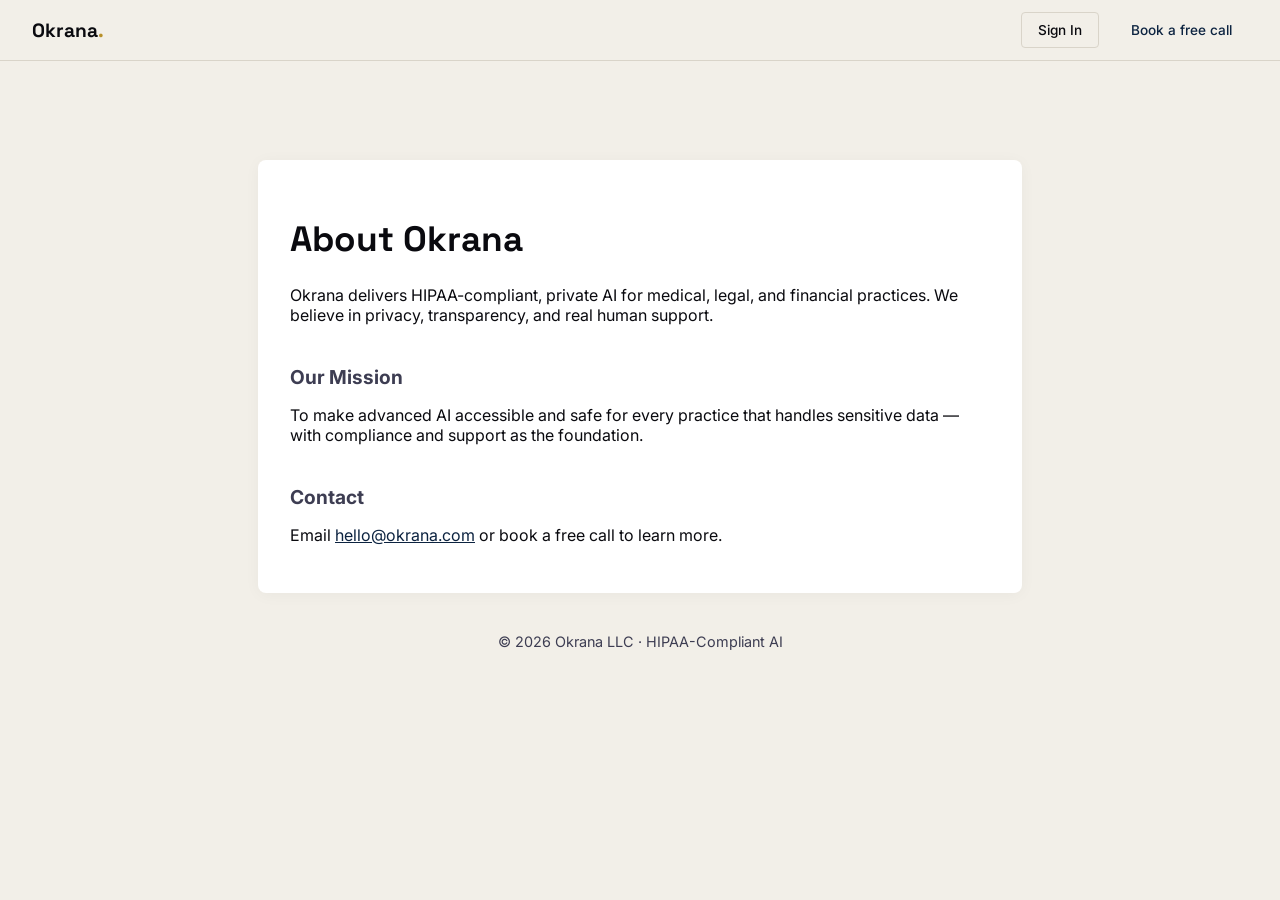
<file: about.html>
<!DOCTYPE html>
<html lang="en">
<head>
  <meta charset="UTF-8"/>
  <meta name="viewport" content="width=device-width,initial-scale=1.0"/>
  <title>About — Okrana</title>
  <link rel="icon" type="image/svg+xml" href="/favicon.svg"/>
  <link href="https://fonts.googleapis.com/css2?family=Space+Grotesk:wght@400;700&family=Inter:wght@300;400;500&display=swap" rel="stylesheet"/>
  <style>body{font-family:'Inter',sans-serif;background:#F2EFE8;color:#0A0A0F;margin:0;padding-top:60px;}main{max-width:700px;margin:100px auto 40px;padding:2rem;background:#fff;border-radius:8px;box-shadow:0 2px 16px rgba(0,0,0,0.04);}h1{font-family:'Space Grotesk',sans-serif;font-size:2.2rem;margin-bottom:1.5rem;}h2{margin-top:2.5rem;font-size:1.2rem;color:#3D3D52;}a{color:#0C2340;text-decoration:underline;}footer{text-align:center;font-size:.9rem;color:#3D3D52;margin:2rem 0 0;}nav{position:fixed;top:0;left:0;right:0;display:flex;justify-content:space-between;align-items:center;height:60px;padding:0 2rem;background:#F2EFE8;border-bottom:1px solid #D9D4C9;z-index:100;} .logo{font-family:'Space Grotesk',sans-serif;font-size:1.2rem;font-weight:700;color:#0A0A0F;text-decoration:none;} .logo span{color:#B8902A;} .nav-actions{display:flex;align-items:center;gap:1rem;} .nav-cta{font-family:'Inter',sans-serif;font-size:.85rem;font-weight:500;padding:.55rem 1rem;border-radius:4px;text-decoration:none;display:inline-block;transition:all .15s;} .nav-cta:hover{opacity:.9;} .nav-signin{background:transparent;color:#0A0A0F;border:1px solid #D9D4C9;} .nav-signin:hover{background:#E8E4DB;} </style>
</head>
<body>
<nav>
  <a href="/" class="logo">Okrana<span>.</span></a>
  <div class="nav-actions">
    <a href="signin.html" class="nav-cta nav-signin">Sign In</a>
    <a href="/" class="nav-cta">Book a free call</a>
  </div>
</nav>
<main>
  <h1>About Okrana</h1>
  <p>Okrana delivers HIPAA-compliant, private AI for medical, legal, and financial practices. We believe in privacy, transparency, and real human support.</p>
  <h2>Our Mission</h2>
  <p>To make advanced AI accessible and safe for every practice that handles sensitive data — with compliance and support as the foundation.</p>
  <h2>Contact</h2>
  <p>Email <a href="mailto:hello@okrana.com">hello@okrana.com</a> or book a free call to learn more.</p>
</main>
<footer>© 2026 Okrana LLC · HIPAA-Compliant AI</footer>
</body>
</html>
</file>
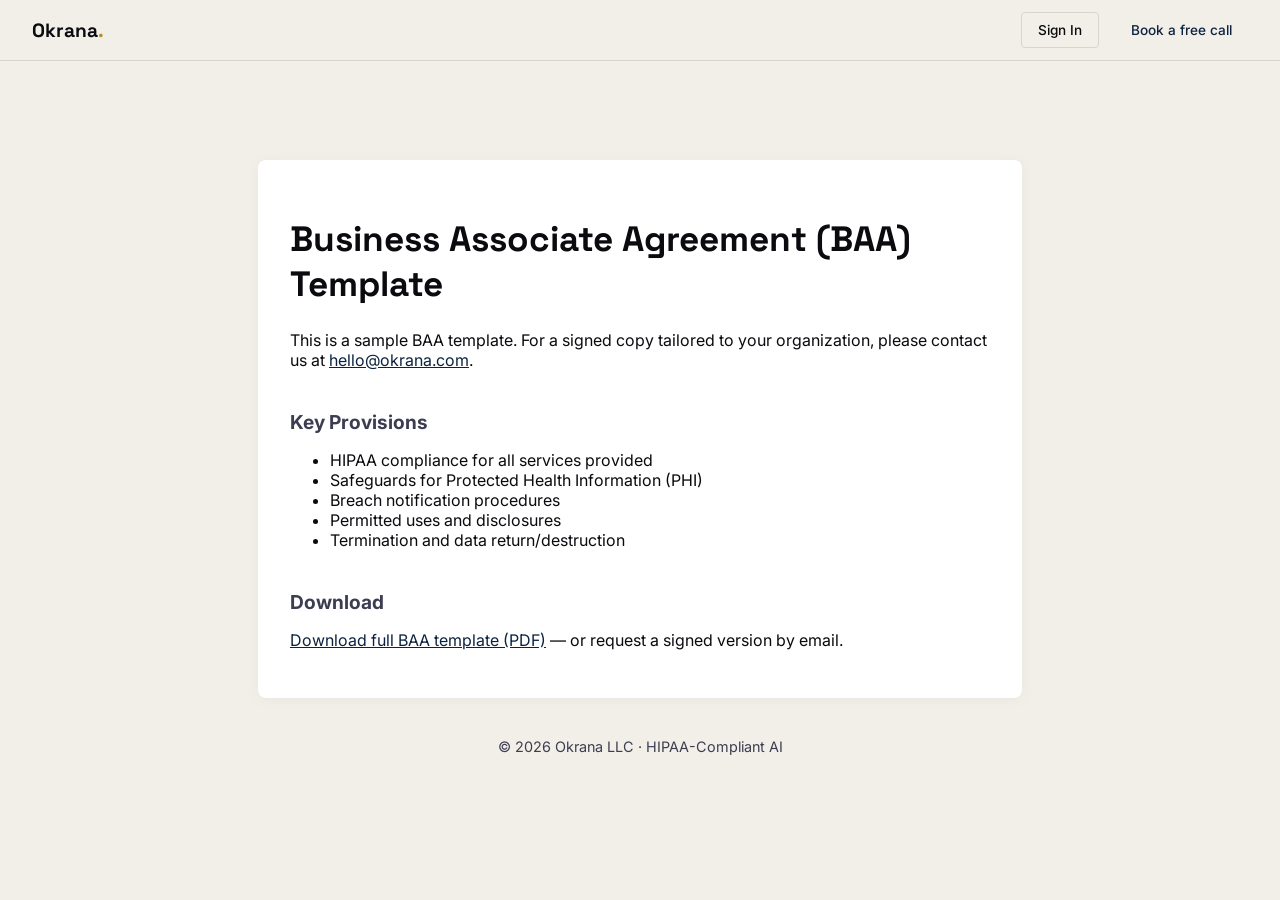
<file: baa.html>
<!DOCTYPE html>
<html lang="en">
<head>
  <meta charset="UTF-8"/>
  <meta name="viewport" content="width=device-width,initial-scale=1.0"/>
  <title>BAA Template — Okrana</title>
  <link rel="icon" type="image/svg+xml" href="/favicon.svg"/>
  <link href="https://fonts.googleapis.com/css2?family=Space+Grotesk:wght@400;700&family=Inter:wght@300;400;500&display=swap" rel="stylesheet"/>
  <style>body{font-family:'Inter',sans-serif;background:#F2EFE8;color:#0A0A0F;margin:0;padding-top:60px;}main{max-width:700px;margin:100px auto 40px;padding:2rem;background:#fff;border-radius:8px;box-shadow:0 2px 16px rgba(0,0,0,0.04);}h1{font-family:'Space Grotesk',sans-serif;font-size:2.2rem;margin-bottom:1.5rem;}h2{margin-top:2.5rem;font-size:1.2rem;color:#3D3D52;}a{color:#0C2340;text-decoration:underline;}footer{text-align:center;font-size:.9rem;color:#3D3D52;margin:2rem 0 0;}nav{position:fixed;top:0;left:0;right:0;display:flex;justify-content:space-between;align-items:center;height:60px;padding:0 2rem;background:#F2EFE8;border-bottom:1px solid #D9D4C9;z-index:100;} .logo{font-family:'Space Grotesk',sans-serif;font-size:1.2rem;font-weight:700;color:#0A0A0F;text-decoration:none;} .logo span{color:#B8902A;} .nav-actions{display:flex;align-items:center;gap:1rem;} .nav-cta{font-family:'Inter',sans-serif;font-size:.85rem;font-weight:500;padding:.55rem 1rem;border-radius:4px;text-decoration:none;display:inline-block;transition:all .15s;} .nav-cta:hover{opacity:.9;} .nav-signin{background:transparent;color:#0A0A0F;border:1px solid #D9D4C9;} .nav-signin:hover{background:#E8E4DB;} </style>
</head>
<body>
<nav>
  <a href="/" class="logo">Okrana<span>.</span></a>
  <div class="nav-actions">
    <a href="signin.html" class="nav-cta nav-signin">Sign In</a>
    <a href="/" class="nav-cta">Book a free call</a>
  </div>
</nav>
<main>
  <h1>Business Associate Agreement (BAA) Template</h1>
  <p>This is a sample BAA template. For a signed copy tailored to your organization, please contact us at <a href="mailto:hello@okrana.com">hello@okrana.com</a>.</p>
  <h2>Key Provisions</h2>
  <ul>
    <li>HIPAA compliance for all services provided</li>
    <li>Safeguards for Protected Health Information (PHI)</li>
    <li>Breach notification procedures</li>
    <li>Permitted uses and disclosures</li>
    <li>Termination and data return/destruction</li>
  </ul>
  <h2>Download</h2>
  <p><a href="#">Download full BAA template (PDF)</a> &mdash; or request a signed version by email.</p>
</main>
<footer>© 2026 Okrana LLC · HIPAA-Compliant AI</footer>
</body>
</html>
</file>
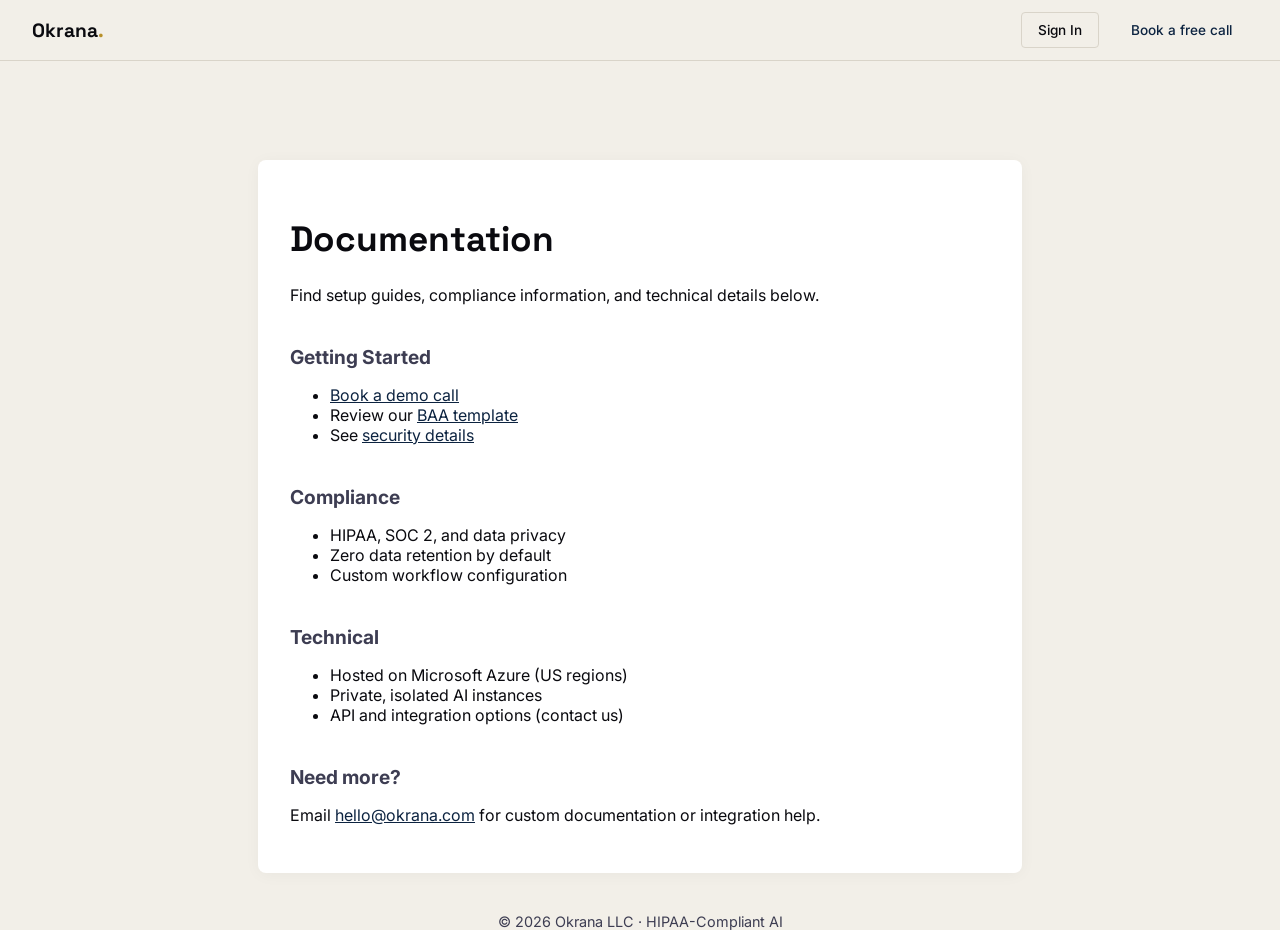
<file: docs.html>
<!DOCTYPE html>
<html lang="en">
<head>
  <meta charset="UTF-8"/>
  <meta name="viewport" content="width=device-width,initial-scale=1.0"/>
  <title>Documentation — Okrana</title>
  <link rel="icon" type="image/svg+xml" href="/favicon.svg"/>
  <link href="https://fonts.googleapis.com/css2?family=Space+Grotesk:wght@400;700&family=Inter:wght@300;400;500&display=swap" rel="stylesheet"/>
  <style>body{font-family:'Inter',sans-serif;background:#F2EFE8;color:#0A0A0F;margin:0;padding-top:60px;}main{max-width:700px;margin:100px auto 40px;padding:2rem;background:#fff;border-radius:8px;box-shadow:0 2px 16px rgba(0,0,0,0.04);}h1{font-family:'Space Grotesk',sans-serif;font-size:2.2rem;margin-bottom:1.5rem;}h2{margin-top:2.5rem;font-size:1.2rem;color:#3D3D52;}a{color:#0C2340;text-decoration:underline;}footer{text-align:center;font-size:.9rem;color:#3D3D52;margin:2rem 0 0;}nav{position:fixed;top:0;left:0;right:0;display:flex;justify-content:space-between;align-items:center;height:60px;padding:0 2rem;background:#F2EFE8;border-bottom:1px solid #D9D4C9;z-index:100;} .logo{font-family:'Space Grotesk',sans-serif;font-size:1.2rem;font-weight:700;color:#0A0A0F;text-decoration:none;} .logo span{color:#B8902A;} .nav-actions{display:flex;align-items:center;gap:1rem;} .nav-cta{font-family:'Inter',sans-serif;font-size:.85rem;font-weight:500;padding:.55rem 1rem;border-radius:4px;text-decoration:none;display:inline-block;transition:all .15s;} .nav-cta:hover{opacity:.9;} .nav-signin{background:transparent;color:#0A0A0F;border:1px solid #D9D4C9;} .nav-signin:hover{background:#E8E4DB;} </style>
</head>
<body>
<nav>
  <a href="/" class="logo">Okrana<span>.</span></a>
  <div class="nav-actions">
    <a href="signin.html" class="nav-cta nav-signin">Sign In</a>
    <a href="/" class="nav-cta">Book a free call</a>
  </div>
</nav>
<main>
  <h1>Documentation</h1>
  <p>Find setup guides, compliance information, and technical details below.</p>
  <h2>Getting Started</h2>
  <ul>
    <li><a href="/signup#signup">Book a demo call</a></li>
    <li>Review our <a href="baa.html">BAA template</a></li>
    <li>See <a href="security.html">security details</a></li>
  </ul>
  <h2>Compliance</h2>
  <ul>
    <li>HIPAA, SOC 2, and data privacy</li>
    <li>Zero data retention by default</li>
    <li>Custom workflow configuration</li>
  </ul>
  <h2>Technical</h2>
  <ul>
    <li>Hosted on Microsoft Azure (US regions)</li>
    <li>Private, isolated AI instances</li>
    <li>API and integration options (contact us)</li>
  </ul>
  <h2>Need more?</h2>
  <p>Email <a href="mailto:hello@okrana.com">hello@okrana.com</a> for custom documentation or integration help.</p>
</main>
<footer>© 2026 Okrana LLC · HIPAA-Compliant AI</footer>
</body>
</html>
</file>
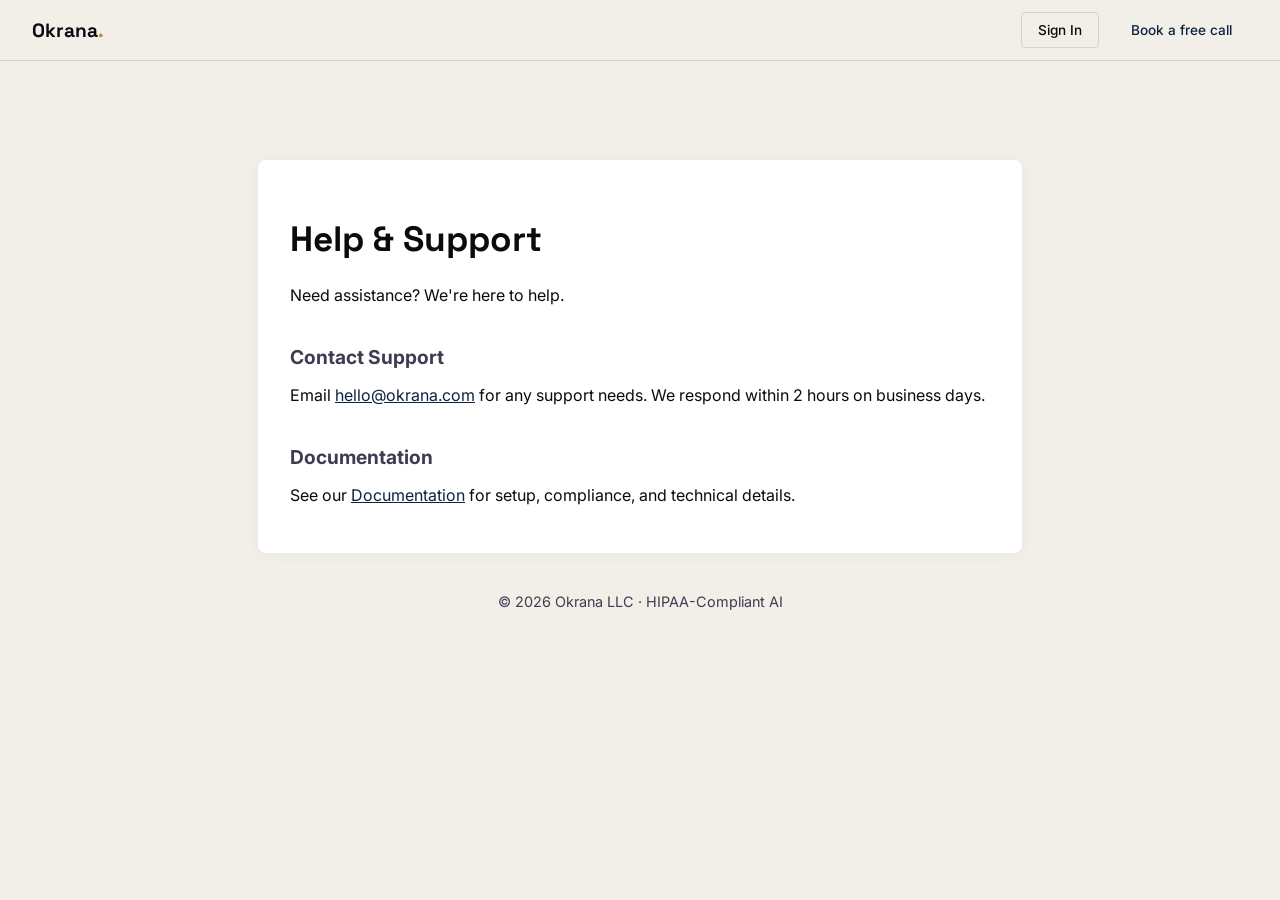
<file: help.html>
<!DOCTYPE html>
<html lang="en">
<head>
  <meta charset="UTF-8"/>
  <meta name="viewport" content="width=device-width,initial-scale=1.0"/>
  <title>Help & Support — Okrana</title>
  <link rel="icon" type="image/svg+xml" href="/favicon.svg"/>
  <link href="https://fonts.googleapis.com/css2?family=Space+Grotesk:wght@400;700&family=Inter:wght@300;400;500&display=swap" rel="stylesheet"/>
  <style>body{font-family:'Inter',sans-serif;background:#F2EFE8;color:#0A0A0F;margin:0;padding-top:60px;}main{max-width:700px;margin:100px auto 40px;padding:2rem;background:#fff;border-radius:8px;box-shadow:0 2px 16px rgba(0,0,0,0.04);}h1{font-family:'Space Grotesk',sans-serif;font-size:2.2rem;margin-bottom:1.5rem;}h2{margin-top:2.5rem;font-size:1.2rem;color:#3D3D52;}a{color:#0C2340;text-decoration:underline;}footer{text-align:center;font-size:.9rem;color:#3D3D52;margin:2rem 0 0;}nav{position:fixed;top:0;left:0;right:0;display:flex;justify-content:space-between;align-items:center;height:60px;padding:0 2rem;background:#F2EFE8;border-bottom:1px solid #D9D4C9;z-index:100;} .logo{font-family:'Space Grotesk',sans-serif;font-size:1.2rem;font-weight:700;color:#0A0A0F;text-decoration:none;} .logo span{color:#B8902A;} .nav-actions{display:flex;align-items:center;gap:1rem;} .nav-cta{font-family:'Inter',sans-serif;font-size:.85rem;font-weight:500;padding:.55rem 1rem;border-radius:4px;text-decoration:none;display:inline-block;transition:all .15s;} .nav-cta:hover{opacity:.9;} .nav-signin{background:transparent;color:#0A0A0F;border:1px solid #D9D4C9;} .nav-signin:hover{background:#E8E4DB;} </style>
</head>
<body>
<nav>
  <a href="/" class="logo">Okrana<span>.</span></a>
  <div class="nav-actions">
    <a href="signin.html" class="nav-cta nav-signin">Sign In</a>
    <a href="/" class="nav-cta">Book a free call</a>
  </div>
</nav>
<main>
  <h1>Help & Support</h1>
  <p>Need assistance? We're here to help.</p>
  <h2>Contact Support</h2>
  <p>Email <a href="mailto:hello@okrana.com">hello@okrana.com</a> for any support needs. We respond within 2 hours on business days.</p>
  <h2>Documentation</h2>
  <p>See our <a href="docs.html">Documentation</a> for setup, compliance, and technical details.</p>
</main>
<footer>© 2026 Okrana LLC · HIPAA-Compliant AI</footer>
</body>
</html>
</file>
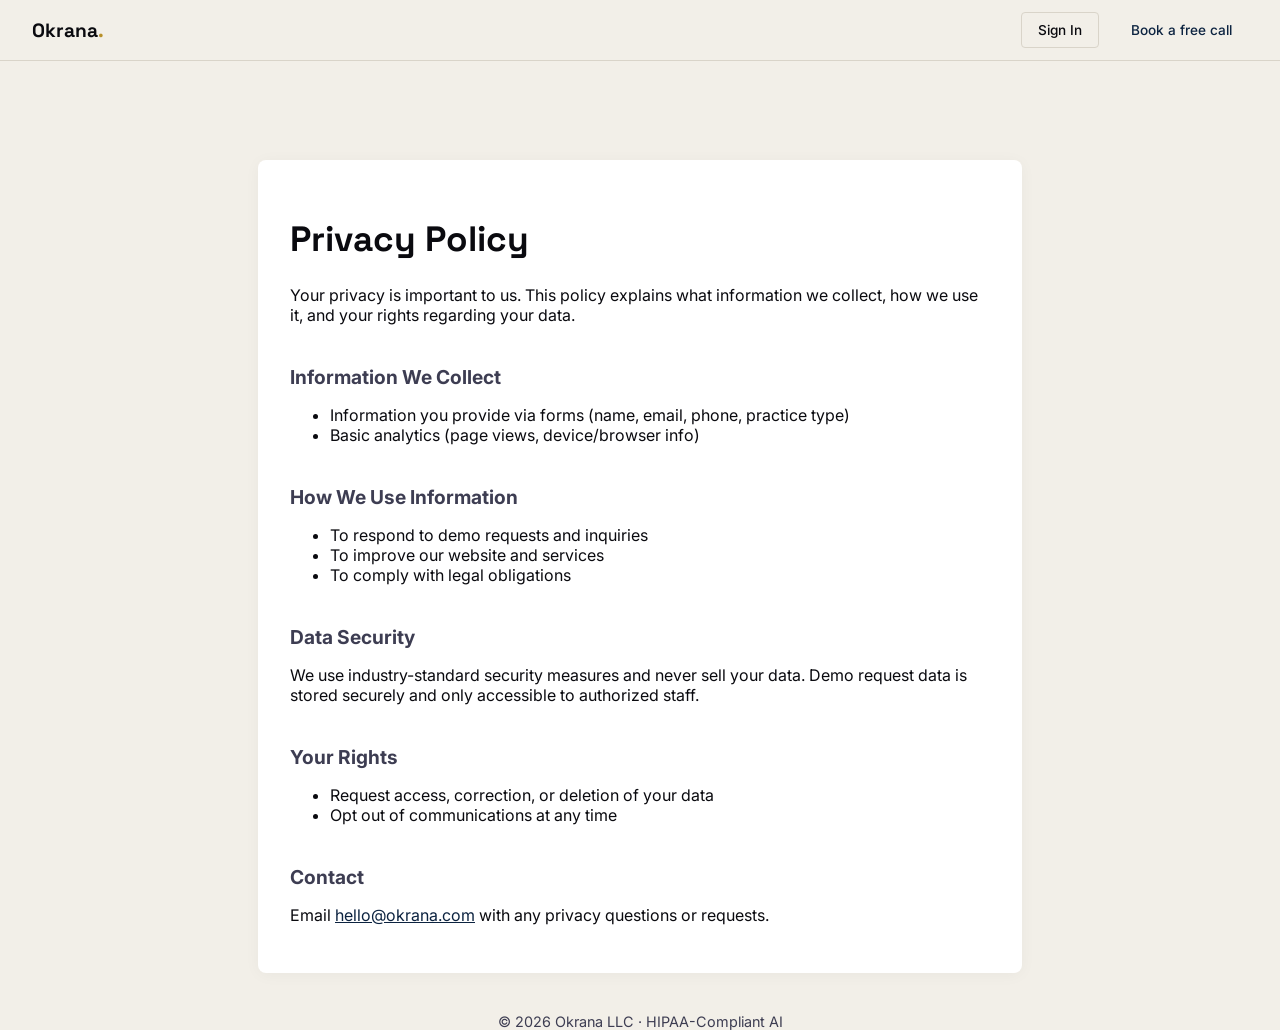
<file: privacy.html>
<!DOCTYPE html>
<html lang="en">
<head>
  <meta charset="UTF-8"/>
  <meta name="viewport" content="width=device-width,initial-scale=1.0"/>
  <title>Privacy Policy — Okrana</title>
  <link rel="icon" type="image/svg+xml" href="/favicon.svg"/>
  <link href="https://fonts.googleapis.com/css2?family=Space+Grotesk:wght@400;700&family=Inter:wght@300;400;500&display=swap" rel="stylesheet"/>
  <style>body{font-family:'Inter',sans-serif;background:#F2EFE8;color:#0A0A0F;margin:0;padding-top:60px;}main{max-width:700px;margin:100px auto 40px;padding:2rem;background:#fff;border-radius:8px;box-shadow:0 2px 16px rgba(0,0,0,0.04);}h1{font-family:'Space Grotesk',sans-serif;font-size:2.2rem;margin-bottom:1.5rem;}h2{margin-top:2.5rem;font-size:1.2rem;color:#3D3D52;}a{color:#0C2340;text-decoration:underline;}footer{text-align:center;font-size:.9rem;color:#3D3D52;margin:2rem 0 0;}nav{position:fixed;top:0;left:0;right:0;display:flex;justify-content:space-between;align-items:center;height:60px;padding:0 2rem;background:#F2EFE8;border-bottom:1px solid #D9D4C9;z-index:100;} .logo{font-family:'Space Grotesk',sans-serif;font-size:1.2rem;font-weight:700;color:#0A0A0F;text-decoration:none;} .logo span{color:#B8902A;} .nav-actions{display:flex;align-items:center;gap:1rem;} .nav-cta{font-family:'Inter',sans-serif;font-size:.85rem;font-weight:500;padding:.55rem 1rem;border-radius:4px;text-decoration:none;display:inline-block;transition:all .15s;} .nav-cta:hover{opacity:.9;} .nav-signin{background:transparent;color:#0A0A0F;border:1px solid #D9D4C9;} .nav-signin:hover{background:#E8E4DB;} </style>
</head>
<body>
<nav>
  <a href="/" class="logo">Okrana<span>.</span></a>
  <div class="nav-actions">
    <a href="signin.html" class="nav-cta nav-signin">Sign In</a>
    <a href="/" class="nav-cta">Book a free call</a>
  </div>
</nav>
<main>
  <h1>Privacy Policy</h1>
  <p>Your privacy is important to us. This policy explains what information we collect, how we use it, and your rights regarding your data.</p>
  <h2>Information We Collect</h2>
  <ul>
    <li>Information you provide via forms (name, email, phone, practice type)</li>
    <li>Basic analytics (page views, device/browser info)</li>
  </ul>
  <h2>How We Use Information</h2>
  <ul>
    <li>To respond to demo requests and inquiries</li>
    <li>To improve our website and services</li>
    <li>To comply with legal obligations</li>
  </ul>
  <h2>Data Security</h2>
  <p>We use industry-standard security measures and never sell your data. Demo request data is stored securely and only accessible to authorized staff.</p>
  <h2>Your Rights</h2>
  <ul>
    <li>Request access, correction, or deletion of your data</li>
    <li>Opt out of communications at any time</li>
  </ul>
  <h2>Contact</h2>
  <p>Email <a href="mailto:hello@okrana.com">hello@okrana.com</a> with any privacy questions or requests.</p>
</main>
<footer>© 2026 Okrana LLC · HIPAA-Compliant AI</footer>
</body>
</html>
</file>
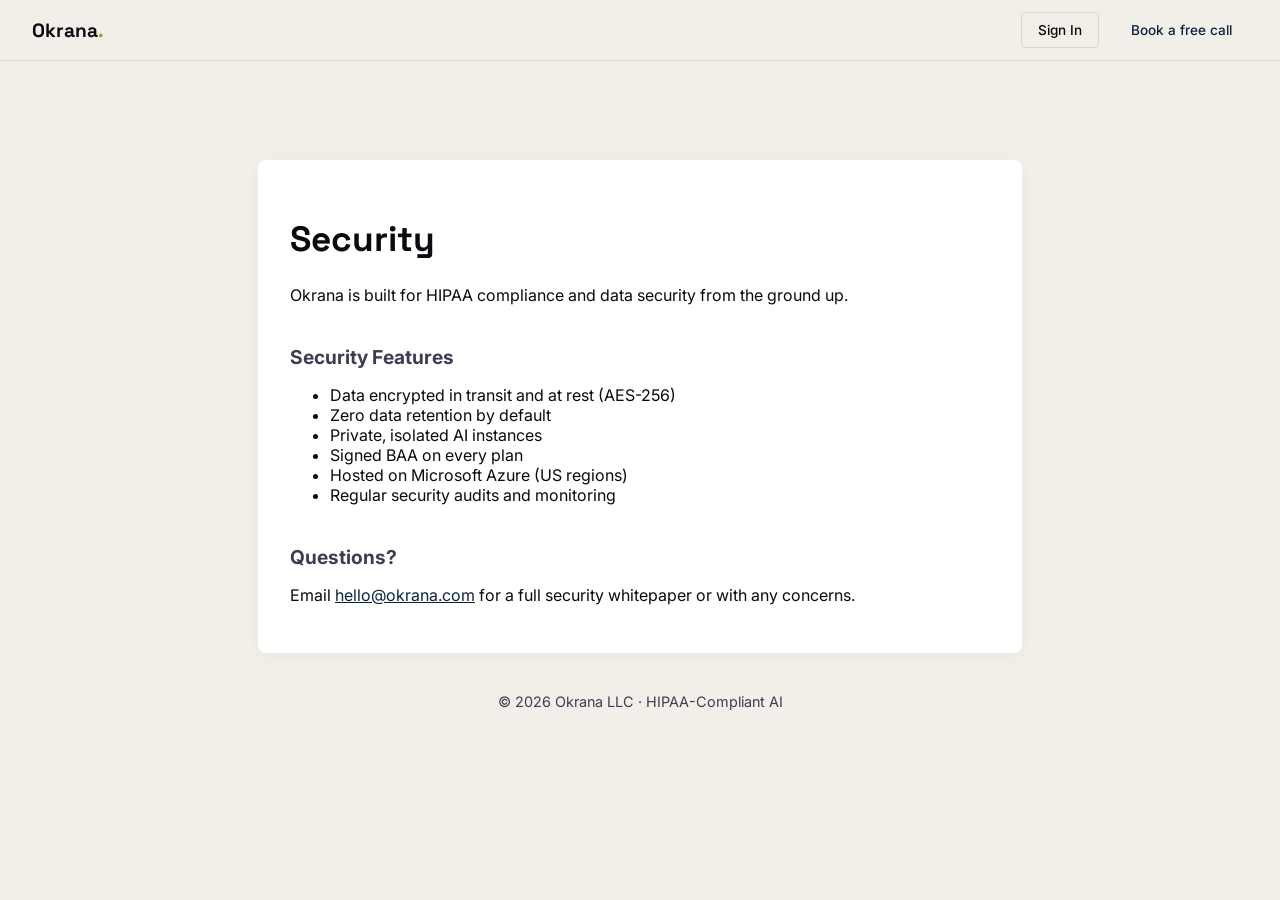
<file: security.html>
<!DOCTYPE html>
<html lang="en">
<head>
  <meta charset="UTF-8"/>
  <meta name="viewport" content="width=device-width,initial-scale=1.0"/>
  <title>Security — Okrana</title>
  <link rel="icon" type="image/svg+xml" href="/favicon.svg"/>
  <link href="https://fonts.googleapis.com/css2?family=Space+Grotesk:wght@400;700&family=Inter:wght@300;400;500&display=swap" rel="stylesheet"/>
  <style>body{font-family:'Inter',sans-serif;background:#F2EFE8;color:#0A0A0F;margin:0;padding-top:60px;}main{max-width:700px;margin:100px auto 40px;padding:2rem;background:#fff;border-radius:8px;box-shadow:0 2px 16px rgba(0,0,0,0.04);}h1{font-family:'Space Grotesk',sans-serif;font-size:2.2rem;margin-bottom:1.5rem;}h2{margin-top:2.5rem;font-size:1.2rem;color:#3D3D52;}a{color:#0C2340;text-decoration:underline;}footer{text-align:center;font-size:.9rem;color:#3D3D52;margin:2rem 0 0;}nav{position:fixed;top:0;left:0;right:0;display:flex;justify-content:space-between;align-items:center;height:60px;padding:0 2rem;background:#F2EFE8;border-bottom:1px solid #D9D4C9;z-index:100;} .logo{font-family:'Space Grotesk',sans-serif;font-size:1.2rem;font-weight:700;color:#0A0A0F;text-decoration:none;} .logo span{color:#B8902A;} .nav-actions{display:flex;align-items:center;gap:1rem;} .nav-cta{font-family:'Inter',sans-serif;font-size:.85rem;font-weight:500;padding:.55rem 1rem;border-radius:4px;text-decoration:none;display:inline-block;transition:all .15s;} .nav-cta:hover{opacity:.9;} .nav-signin{background:transparent;color:#0A0A0F;border:1px solid #D9D4C9;} .nav-signin:hover{background:#E8E4DB;} </style>
</head>
<body>
<nav>
  <a href="/" class="logo">Okrana<span>.</span></a>
  <div class="nav-actions">
    <a href="signin.html" class="nav-cta nav-signin">Sign In</a>
    <a href="/" class="nav-cta">Book a free call</a>
  </div>
</nav>
<main>
  <h1>Security</h1>
  <p>Okrana is built for HIPAA compliance and data security from the ground up.</p>
  <h2>Security Features</h2>
  <ul>
    <li>Data encrypted in transit and at rest (AES-256)</li>
    <li>Zero data retention by default</li>
    <li>Private, isolated AI instances</li>
    <li>Signed BAA on every plan</li>
    <li>Hosted on Microsoft Azure (US regions)</li>
    <li>Regular security audits and monitoring</li>
  </ul>
  <h2>Questions?</h2>
  <p>Email <a href="mailto:hello@okrana.com">hello@okrana.com</a> for a full security whitepaper or with any concerns.</p>
</main>
<footer>© 2026 Okrana LLC · HIPAA-Compliant AI</footer>
</body>
</html>
</file>
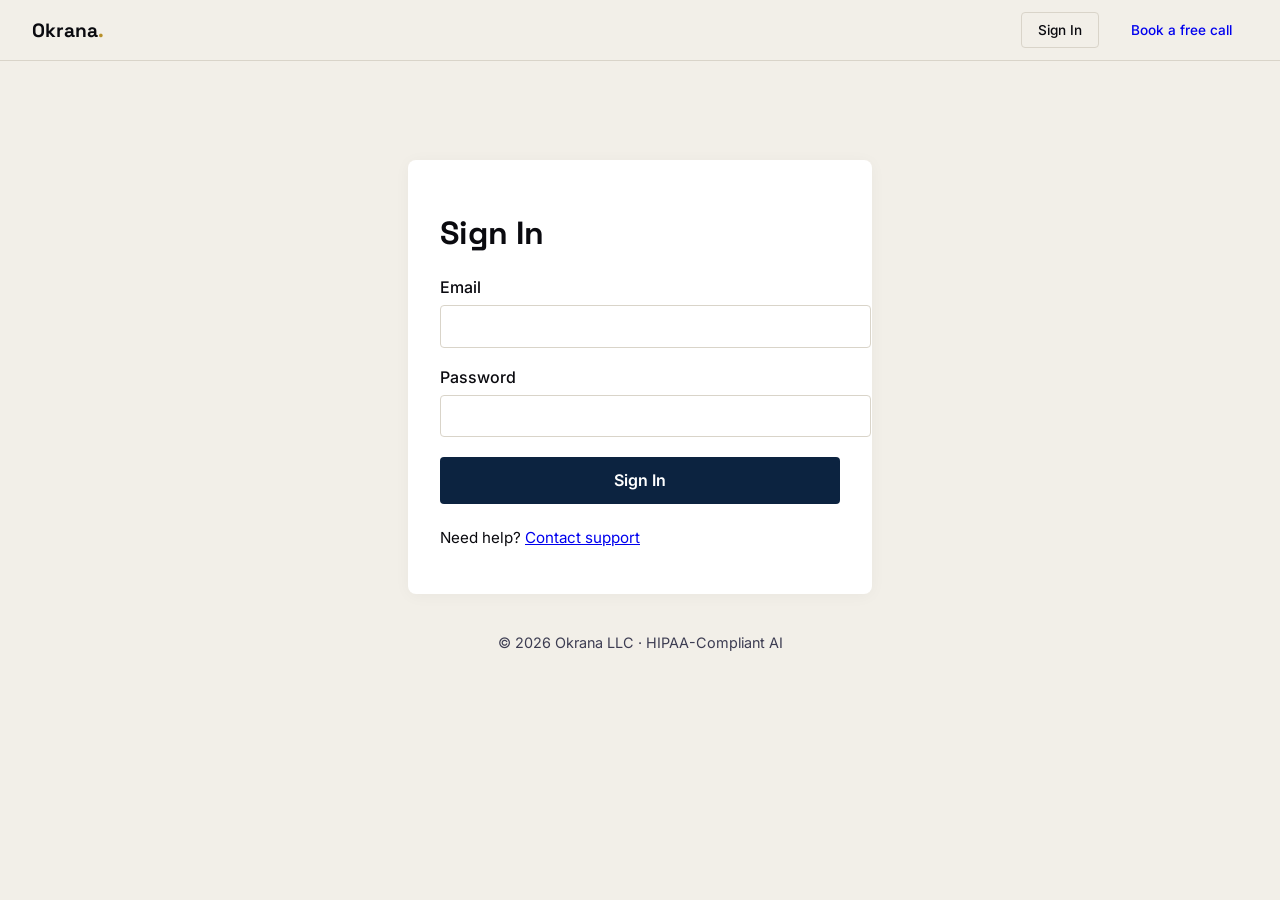
<file: signin.html>
<!DOCTYPE html>
<html lang="en">
<head>
  <meta charset="UTF-8"/>
  <meta name="viewport" content="width=device-width,initial-scale=1.0"/>
  <title>Sign In — Okrana</title>
  <link rel="icon" type="image/svg+xml" href="/favicon.svg"/>
  <link href="https://fonts.googleapis.com/css2?family=Space+Grotesk:wght@400;700&family=Inter:wght@300;400;500&display=swap" rel="stylesheet"/>
  <style>body{font-family:'Inter',sans-serif;background:#F2EFE8;color:#0A0A0F;margin:0;padding-top:60px;}main{max-width:400px;margin:100px auto 40px;padding:2rem;background:#fff;border-radius:8px;box-shadow:0 2px 16px rgba(0,0,0,0.04);}h1{font-family:'Space Grotesk',sans-serif;font-size:2rem;margin-bottom:1.5rem;}label{display:block;margin-bottom:.5rem;font-weight:500;}input[type=email],input[type=password]{width:100%;padding:.7rem .9rem;margin-bottom:1.2rem;border:1px solid #D9D4C9;border-radius:4px;font-size:1rem;}button{width:100%;padding:.85rem;background:#0C2340;color:#fff;font-size:1rem;font-weight:600;border:none;border-radius:4px;cursor:pointer;font-family:'Inter',sans-serif;}button:hover{background:#B8902A;color:#0A0A0F;}footer{text-align:center;font-size:.9rem;color:#3D3D52;margin:2rem 0 0;}nav{position:fixed;top:0;left:0;right:0;display:flex;justify-content:space-between;align-items:center;height:60px;padding:0 2rem;background:#F2EFE8;border-bottom:1px solid #D9D4C9;z-index:100;} .logo{font-family:'Space Grotesk',sans-serif;font-size:1.2rem;font-weight:700;color:#0A0A0F;text-decoration:none;} .logo span{color:#B8902A;} .nav-actions{display:flex;align-items:center;gap:1rem;} .nav-cta{font-family:'Inter',sans-serif;font-size:.85rem;font-weight:500;padding:.55rem 1rem;border-radius:4px;text-decoration:none;display:inline-block;transition:all .15s;} .nav-cta:hover{opacity:.9;} .nav-signin{background:transparent;color:#0A0A0F;border:1px solid #D9D4C9;} .nav-signin:hover{background:#E8E4DB;} </style>
</head>
<body>
<nav>
  <a href="/" class="logo">Okrana<span>.</span></a>
  <div class="nav-actions">
    <a href="signin.html" class="nav-cta nav-signin">Sign In</a>
    <a href="/" class="nav-cta">Book a free call</a>
  </div>
</nav>
<main>
  <h1>Sign In</h1>
  <form action="#" method="post" autocomplete="on">
    <label for="email">Email</label>
    <input type="email" id="email" name="email" required autocomplete="username"/>
    <label for="password">Password</label>
    <input type="password" id="password" name="password" required autocomplete="current-password"/>
    <button type="submit">Sign In</button>
  </form>
  <p style="margin-top:1.5rem;font-size:.95rem;">Need help? <a href="mailto:hello@okrana.com">Contact support</a></p>
</main>
<footer>© 2026 Okrana LLC · HIPAA-Compliant AI</footer>
</body>
</html>
</file>
